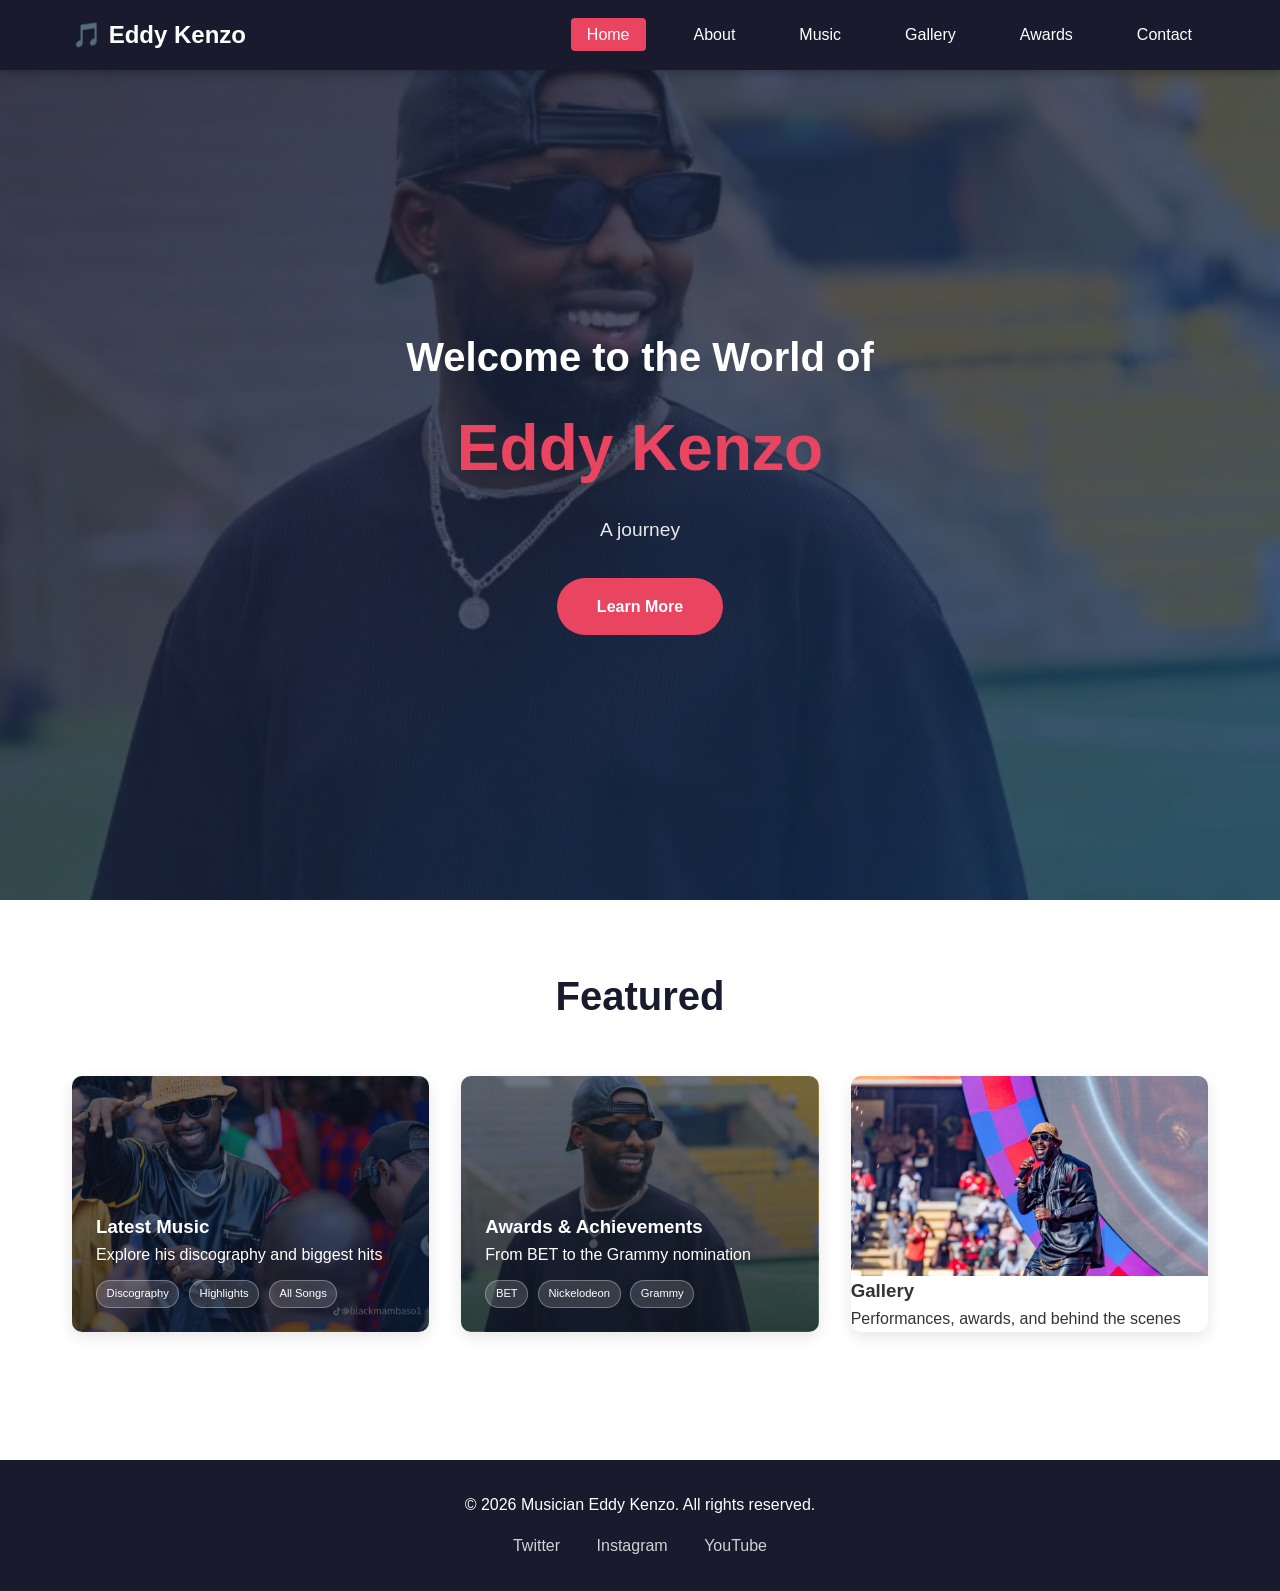
<file: views/index.html>
<!doctype html>
<html lang="en">
  <head>
    <meta charset="UTF-8" />
    <meta name="viewport" content="width=device-width, initial-scale=1.0" />
    <meta
      name="description"
      content="Explore the life, music, and achievements of Ugandan musician Eddy Kenzo."
    />
    <title>Eddy Kenzo | Musician Biography</title>
    <link rel="stylesheet" href="../css/style.css" />
  </head>
  <body>
    <!-- Navigation -->
    <nav class="navbar">
      <div class="nav-container">
        <div class="logo">
          <a href="index.html">🎵 Eddy Kenzo</a>
        </div>
        <ul class="nav-menu">
          <li><a href="index.html" class="active">Home</a></li>
          <li><a href="about.html">About</a></li>
          <li><a href="music.html">Music</a></li>
          <li><a href="gallery.html">Gallery</a></li>
          <li><a href="awards.html">Awards</a></li>
          <li><a href="contact.html">Contact</a></li>
        </ul>
        <button
          class="hamburger"
          aria-label="Toggle navigation"
          aria-expanded="false"
        >
          <span class="bar"></span>
          <span class="bar"></span>
          <span class="bar"></span>
        </button>
      </div>
    </nav>

    <!-- Hero -->
    <section class="hero">
      <div class="hero-content">
        <h1>Welcome to the World of</h1>
        <h2>Eddy Kenzo</h2>
        <p>A journey through rhythm and soul</p>
        <a href="about.html" class="btn">Learn More</a>
      </div>
    </section>

    <!-- Featured -->
    <section class="featured">
      <h2>Featured</h2>
      <div class="grid-container">
        <div class="card album-card">
          <a href="music.html" class="card-link">
            <div class="card-content">
              <h3>Latest Music</h3>
              <p>Explore his discography and biggest hits</p>
              <div class="mini-links">
                <span>Discography</span>
                <span>Highlights</span>
                <span>All Songs</span>
              </div>
            </div>
          </a>
        </div>

        <div class="card event-card">
          <a href="awards.html" class="card-link">
            <div class="card-content">
              <h3>Awards &amp; Achievements</h3>
              <p>From BET to the Grammy nomination</p>
              <div class="mini-links">
                <span>BET</span>
                <span>Nickelodeon</span>
                <span>Grammy</span>
              </div>
            </div>
          </a>
        </div>

        <div class="card">
          <a href="gallery.html" class="card-link">
            <img src="../images/afcon.jpeg" alt="Eddy Kenzo performing live" />
            <h3>Gallery</h3>
            <p>Performances, awards, and behind the scenes</p>
          </a>
        </div>
      </div>
    </section>

    <!-- Footer -->
    <footer>
      <div class="footer-content">
        <p>&copy; 2026 Musician Eddy Kenzo. All rights reserved.</p>
        <div class="social-links">
          <a
            href="https://x.com/eddykenzo"
            target="_blank"
            rel="noopener noreferrer"
            >Twitter</a
          >
          <a
            href="https://www.instagram.com/eddykenzo/"
            target="_blank"
            rel="noopener noreferrer"
            >Instagram</a
          >
          <a
            href="https://www.youtube.com/results?search_query=Eddy+Kenzo"
            target="_blank"
            rel="noopener noreferrer"
            >YouTube</a
          >
        </div>
      </div>
    </footer>

    <script src="../js/script.js"></script>
  </body>
</html>
</file>
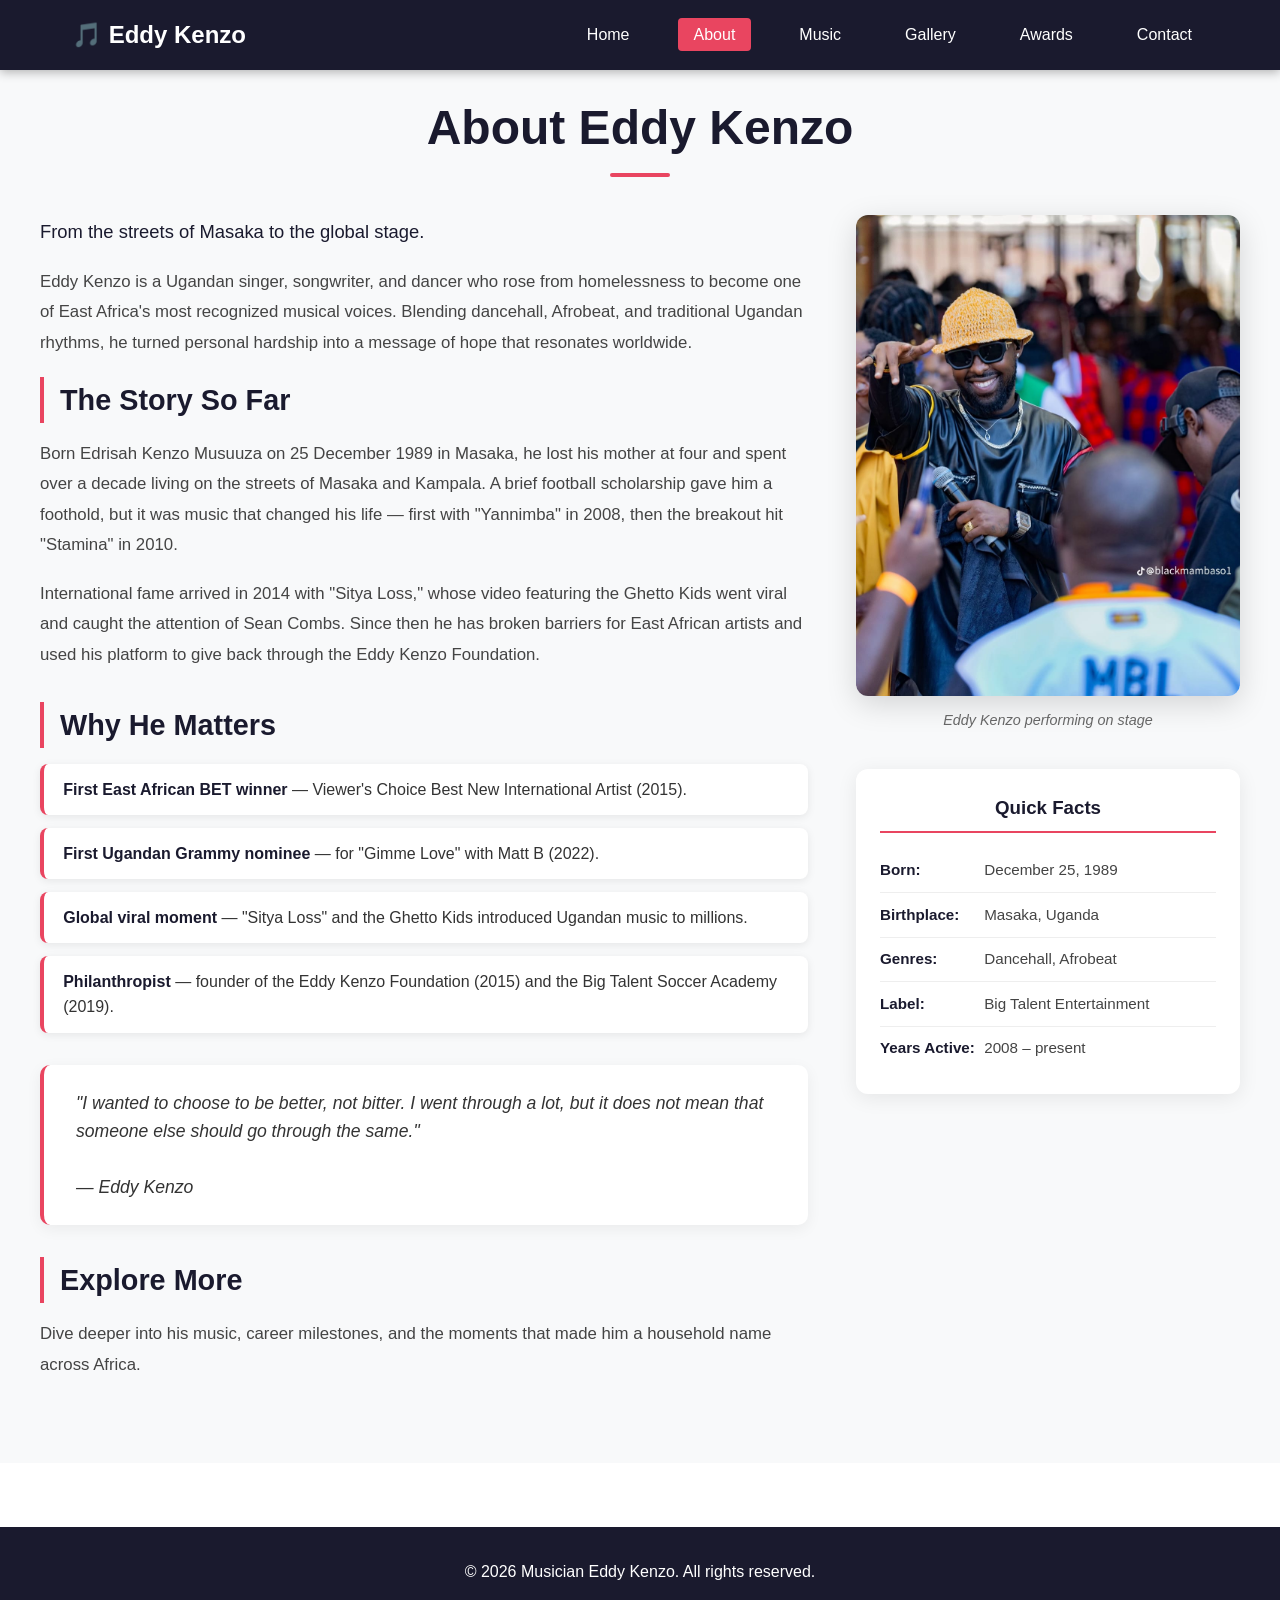
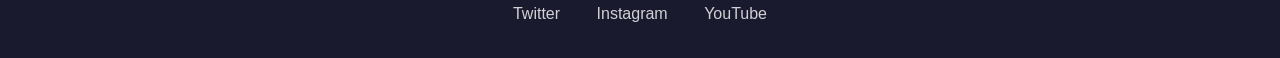
<file: views/about.html>
<!doctype html>
<html lang="en">
  <head>
    <meta charset="UTF-8" />
    <meta name="viewport" content="width=device-width, initial-scale=1.0" />
    <meta
      name="description"
      content="Learn about Eddy Kenzo's journey from the streets of Masaka to the global stage."
    />
    <title>About | Eddy Kenzo</title>
    <link rel="stylesheet" href="../css/style.css" />
  </head>
  <body>
    <!-- Navigation -->
    <nav class="navbar">
      <div class="nav-container">
        <div class="logo">
          <a href="index.html">🎵 Eddy Kenzo</a>
        </div>
        <ul class="nav-menu">
          <li><a href="index.html">Home</a></li>
          <li><a href="about.html" class="active">About</a></li>
          <li><a href="music.html">Music</a></li>
          <li><a href="gallery.html">Gallery</a></li>
          <li><a href="awards.html">Awards</a></li>
          <li><a href="contact.html">Contact</a></li>
        </ul>
        <button
          class="hamburger"
          aria-label="Toggle navigation"
          aria-expanded="false"
        >
          <span class="bar"></span>
          <span class="bar"></span>
          <span class="bar"></span>
        </button>
      </div>
    </nav>

    <!-- About -->
    <section class="about-section">
      <div class="container">
        <h1>About Eddy Kenzo</h1>

        <div class="bio-content">
          <div class="bio-text">
            <p style="font-size: 1.15rem; color: #1a1a2e; font-weight: 500">
              From the streets of Masaka to the global stage.
            </p>

            <p>
              Eddy Kenzo is a Ugandan singer, songwriter, and dancer who rose
              from homelessness to become one of East Africa's most recognized
              musical voices. Blending dancehall, Afrobeat, and traditional
              Ugandan rhythms, he turned personal hardship into a message of
              hope that resonates worldwide.
            </p>

            <h2>The Story So Far</h2>
            <p>
              Born Edrisah Kenzo Musuuza on 25 December 1989 in Masaka, he lost
              his mother at four and spent over a decade living on the streets
              of Masaka and Kampala. A brief football scholarship gave him a
              foothold, but it was music that changed his life — first with
              "Yannimba" in 2008, then the breakout hit "Stamina" in 2010.
            </p>
            <p>
              International fame arrived in 2014 with "Sitya Loss," whose video
              featuring the Ghetto Kids went viral and caught the attention of
              Sean Combs. Since then he has broken barriers for East African
              artists and used his platform to give back through the Eddy Kenzo
              Foundation.
            </p>

            <h2>Why He Matters</h2>
            <ul>
              <li>
                <strong>First East African BET winner</strong> — Viewer's Choice
                Best New International Artist (2015).
              </li>
              <li>
                <strong>First Ugandan Grammy nominee</strong> — for "Gimme Love"
                with Matt B (2022).
              </li>
              <li>
                <strong>Global viral moment</strong> — "Sitya Loss" and the
                Ghetto Kids introduced Ugandan music to millions.
              </li>
              <li>
                <strong>Philanthropist</strong> — founder of the Eddy Kenzo
                Foundation (2015) and the Big Talent Soccer Academy (2019).
              </li>
            </ul>

            <blockquote>
              "I wanted to choose to be better, not bitter. I went through a
              lot, but it does not mean that someone else should go through the
              same."
              <br /><br />
              — Eddy Kenzo
            </blockquote>

            <h2>Explore More</h2>
            <p>
              Dive deeper into his music, career milestones, and the moments
              that made him a household name across Africa.
            </p>
          </div>

          <aside class="bio-image">
            <img src="../images/ed1.jpeg" alt="Eddy Kenzo" />
            <div class="image-caption">Eddy Kenzo performing on stage</div>

            <div class="quick-info">
              <h3>Quick Facts</h3>
              <ul>
                <li><strong>Born:</strong> December 25, 1989</li>
                <li><strong>Birthplace:</strong> Masaka, Uganda</li>
                <li><strong>Genres:</strong> Dancehall, Afrobeat</li>
                <li><strong>Label:</strong> Big Talent Entertainment</li>
                <li><strong>Years Active:</strong> 2008 – present</li>
              </ul>
            </div>
          </aside>
        </div>
      </div>
    </section>

    <!-- Footer -->
    <footer>
      <div class="footer-content">
        <p>&copy; 2026 Musician Eddy Kenzo. All rights reserved.</p>
        <div class="social-links">
          <a
            href="https://x.com/eddykenzo"
            target="_blank"
            rel="noopener noreferrer"
            >Twitter</a
          >
          <a
            href="https://www.instagram.com/eddykenzo/"
            target="_blank"
            rel="noopener noreferrer"
            >Instagram</a
          >
          <a
            href="https://www.youtube.com/results?search_query=Eddy+Kenzo"
            target="_blank"
            rel="noopener noreferrer"
            >YouTube</a
          >
        </div>
      </div>
    </footer>

    <script src="../js/script.js"></script>
  </body>
</html>
</file>
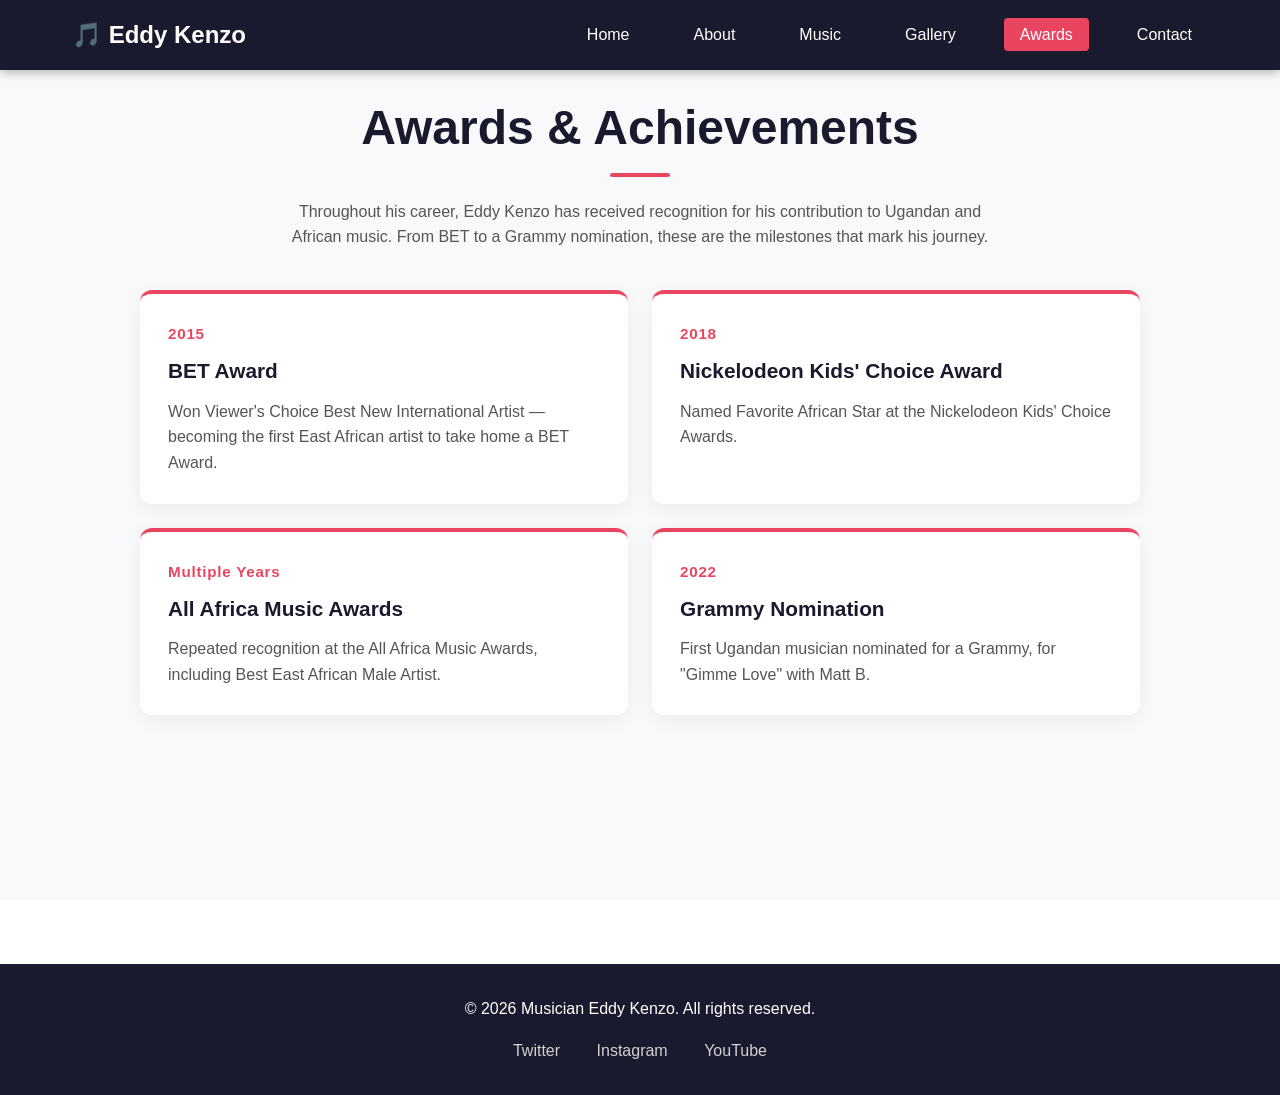
<file: views/awards.html>
<!doctype html>
<html lang="en">
  <head>
    <meta charset="UTF-8" />
    <meta name="viewport" content="width=device-width, initial-scale=1.0" />
    <meta
      name="description"
      content="Full list of awards and achievements earned by Ugandan musician Eddy Kenzo."
    />
    <title>Awards &amp; Achievements | Eddy Kenzo</title>
    <link rel="stylesheet" href="../css/style.css" />
  </head>
  <body>
    <!-- Navigation -->
    <nav class="navbar">
      <div class="nav-container">
        <div class="logo">
          <a href="index.html">🎵 Eddy Kenzo</a>
        </div>
        <ul class="nav-menu">
          <li><a href="index.html">Home</a></li>
          <li><a href="about.html">About</a></li>
          <li><a href="music.html">Music</a></li>
          <li><a href="gallery.html">Gallery</a></li>
          <li><a href="awards.html" class="active">Awards</a></li>
          <li><a href="contact.html">Contact</a></li>
        </ul>
        <button
          class="hamburger"
          aria-label="Toggle navigation"
          aria-expanded="false"
        >
          <span class="bar"></span>
          <span class="bar"></span>
          <span class="bar"></span>
        </button>
      </div>
    </nav>

    <!-- Awards -->
    <section class="awards-section">
      <div class="container">
        <h1>Awards &amp; Achievements</h1>

        <p class="awards-intro">
          Throughout his career, Eddy Kenzo has received recognition for his
          contribution to Ugandan and African music. From BET to a Grammy
          nomination, these are the milestones that mark his journey.
        </p>

        <div class="awards-grid">
          <div class="award-card">
            <div class="award-year">2015</div>
            <h2>BET Award</h2>
            <p>
              Won Viewer's Choice Best New International Artist — becoming the
              first East African artist to take home a BET Award.
            </p>
          </div>

          <div class="award-card">
            <div class="award-year">2018</div>
            <h2>Nickelodeon Kids' Choice Award</h2>
            <p>
              Named Favorite African Star at the Nickelodeon Kids' Choice
              Awards.
            </p>
          </div>

          <div class="award-card">
            <div class="award-year">Multiple Years</div>
            <h2>All Africa Music Awards</h2>
            <p>
              Repeated recognition at the All Africa Music Awards, including
              Best East African Male Artist.
            </p>
          </div>

          <div class="award-card">
            <div class="award-year">2022</div>
            <h2>Grammy Nomination</h2>
            <p>
              First Ugandan musician nominated for a Grammy, for "Gimme Love"
              with Matt B.
            </p>
          </div>
        </div>
      </div>
    </section>

    <!-- Footer -->
    <footer>
      <div class="footer-content">
        <p>&copy; 2026 Musician Eddy Kenzo. All rights reserved.</p>
        <div class="social-links">
          <a
            href="https://x.com/eddykenzo"
            target="_blank"
            rel="noopener noreferrer"
            >Twitter</a
          >
          <a
            href="https://www.instagram.com/eddykenzo/"
            target="_blank"
            rel="noopener noreferrer"
            >Instagram</a
          >
          <a
            href="https://www.youtube.com/results?search_query=Eddy+Kenzo"
            target="_blank"
            rel="noopener noreferrer"
            >YouTube</a
          >
        </div>
      </div>
    </footer>

    <script src="../js/script.js"></script>
  </body>
</html>
</file>
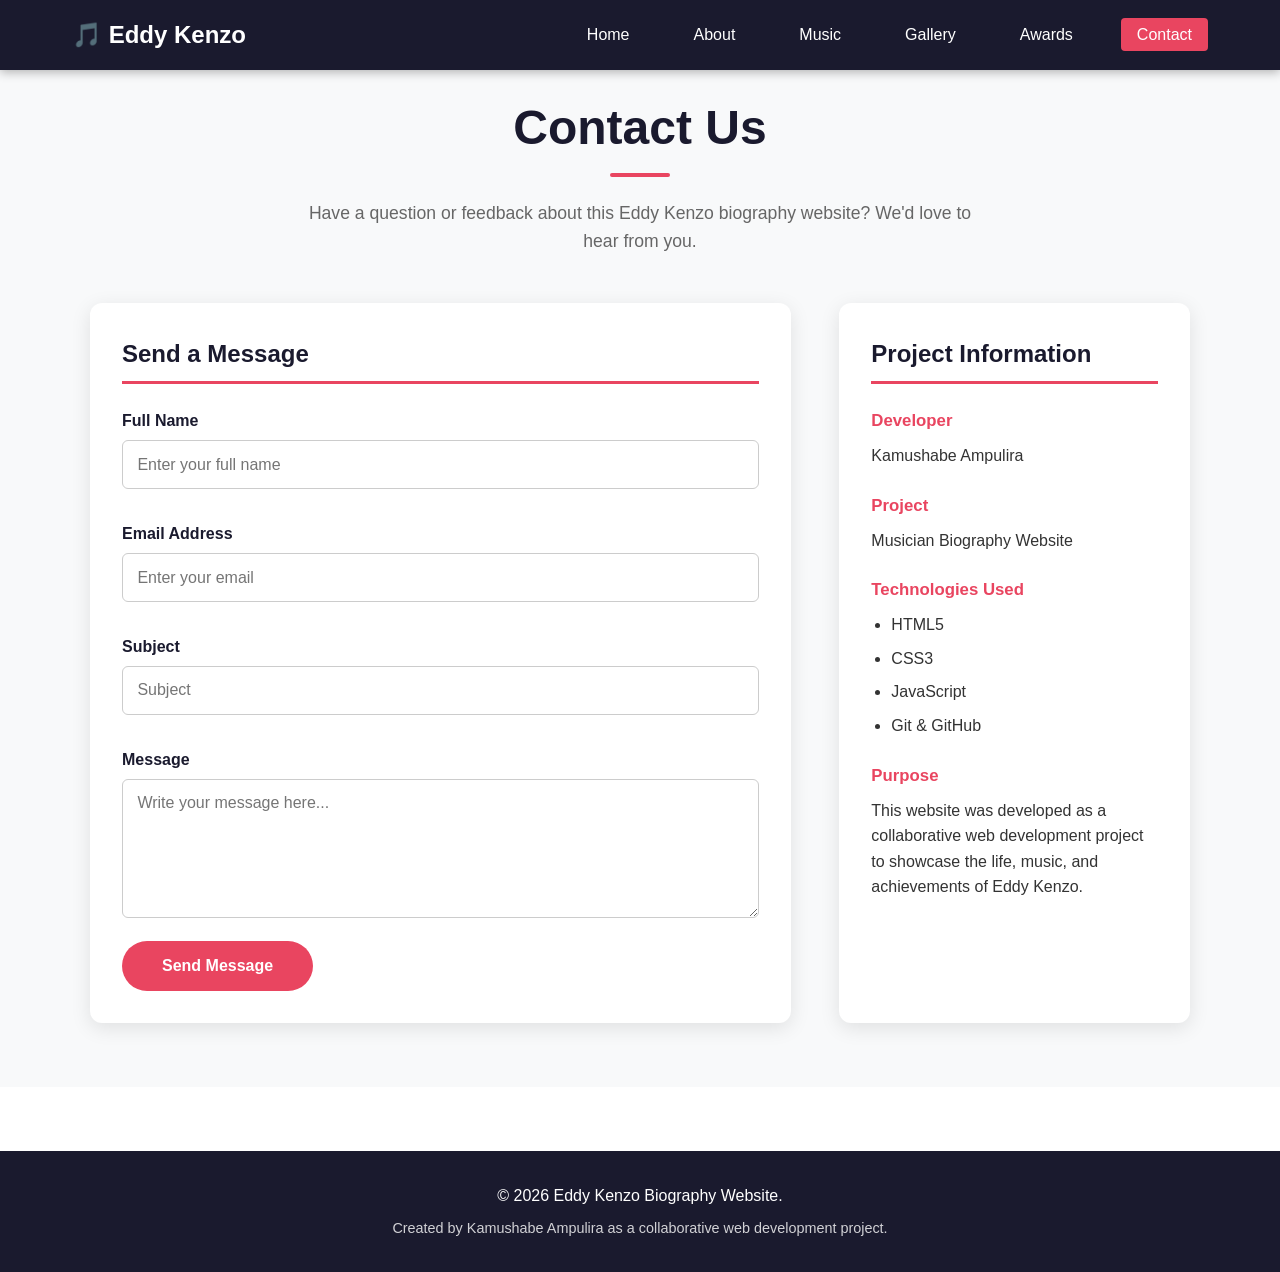
<file: views/contact.html>
<!doctype html>
<html lang="en">
  <head>
    <meta charset="UTF-8" />
    <meta name="viewport" content="width=device-width, initial-scale=1.0" />
    <meta
      name="description"
      content="Contact the team behind the Eddy Kenzo biography website."
    />
    <title>Contact | Eddy Kenzo</title>
    <link rel="stylesheet" href="../css/style.css" />
  </head>
  <body>
    <!-- Navigation -->
    <nav class="navbar">
      <div class="nav-container">
        <div class="logo">
          <a href="index.html">🎵 Eddy Kenzo</a>
        </div>
        <ul class="nav-menu">
          <li><a href="index.html">Home</a></li>
          <li><a href="about.html">About</a></li>
          <li><a href="music.html">Music</a></li>
          <li><a href="gallery.html">Gallery</a></li>
          <li><a href="awards.html">Awards</a></li>
          <li><a href="contact.html" class="active">Contact</a></li>
        </ul>
        <button
          class="hamburger"
          aria-label="Toggle navigation"
          aria-expanded="false"
        >
          <span class="bar"></span>
          <span class="bar"></span>
          <span class="bar"></span>
        </button>
      </div>
    </nav>

    <!-- Contact -->
    <section class="contact-section">
      <div class="container">
        <h1>Contact Us</h1>
        <p class="contact-subtitle">
          Have a question or feedback about this Eddy Kenzo biography website?
          We'd love to hear from you.
        </p>

        <div class="contact-content">
          <!-- Form -->
          <div class="contact-form">
            <h2>Send a Message</h2>
            <form action="#" method="POST">
              <label for="name">Full Name</label>
              <input
                type="text"
                id="name"
                name="name"
                placeholder="Enter your full name"
                required
              />

              <label for="email">Email Address</label>
              <input
                type="email"
                id="email"
                name="email"
                placeholder="Enter your email"
                required
              />

              <label for="subject">Subject</label>
              <input
                type="text"
                id="subject"
                name="subject"
                placeholder="Subject"
              />

              <label for="message">Message</label>
              <textarea
                id="message"
                name="message"
                rows="6"
                placeholder="Write your message here..."
                required
              ></textarea>

              <button type="submit" class="btn">Send Message</button>
            </form>
          </div>

          <!-- Info -->
          <div class="contact-info">
            <h2>Project Information</h2>

            <div class="info-card">
              <h3>Developer</h3>
              <p>Kamushabe Ampulira</p>
            </div>

            <div class="info-card">
              <h3>Project</h3>
              <p>Musician Biography Website</p>
            </div>

            <div class="info-card">
              <h3>Technologies Used</h3>
              <ul>
                <li>HTML5</li>
                <li>CSS3</li>
                <li>JavaScript</li>
                <li>Git &amp; GitHub</li>
              </ul>
            </div>

            <div class="info-card">
              <h3>Purpose</h3>
              <p>
                This website was developed as a collaborative web development
                project to showcase the life, music, and achievements of Eddy
                Kenzo.
              </p>
            </div>
          </div>
        </div>
      </div>
    </section>

    <!-- Footer -->
    <footer>
      <div class="footer-content">
        <p>&copy; 2026 Eddy Kenzo Biography Website.</p>
        <p>
          Created by Kamushabe Ampulira as a collaborative web development
          project.
        </p>
      </div>
    </footer>

    <script src="../js/script.js"></script>
  </body>
</html>
</file>
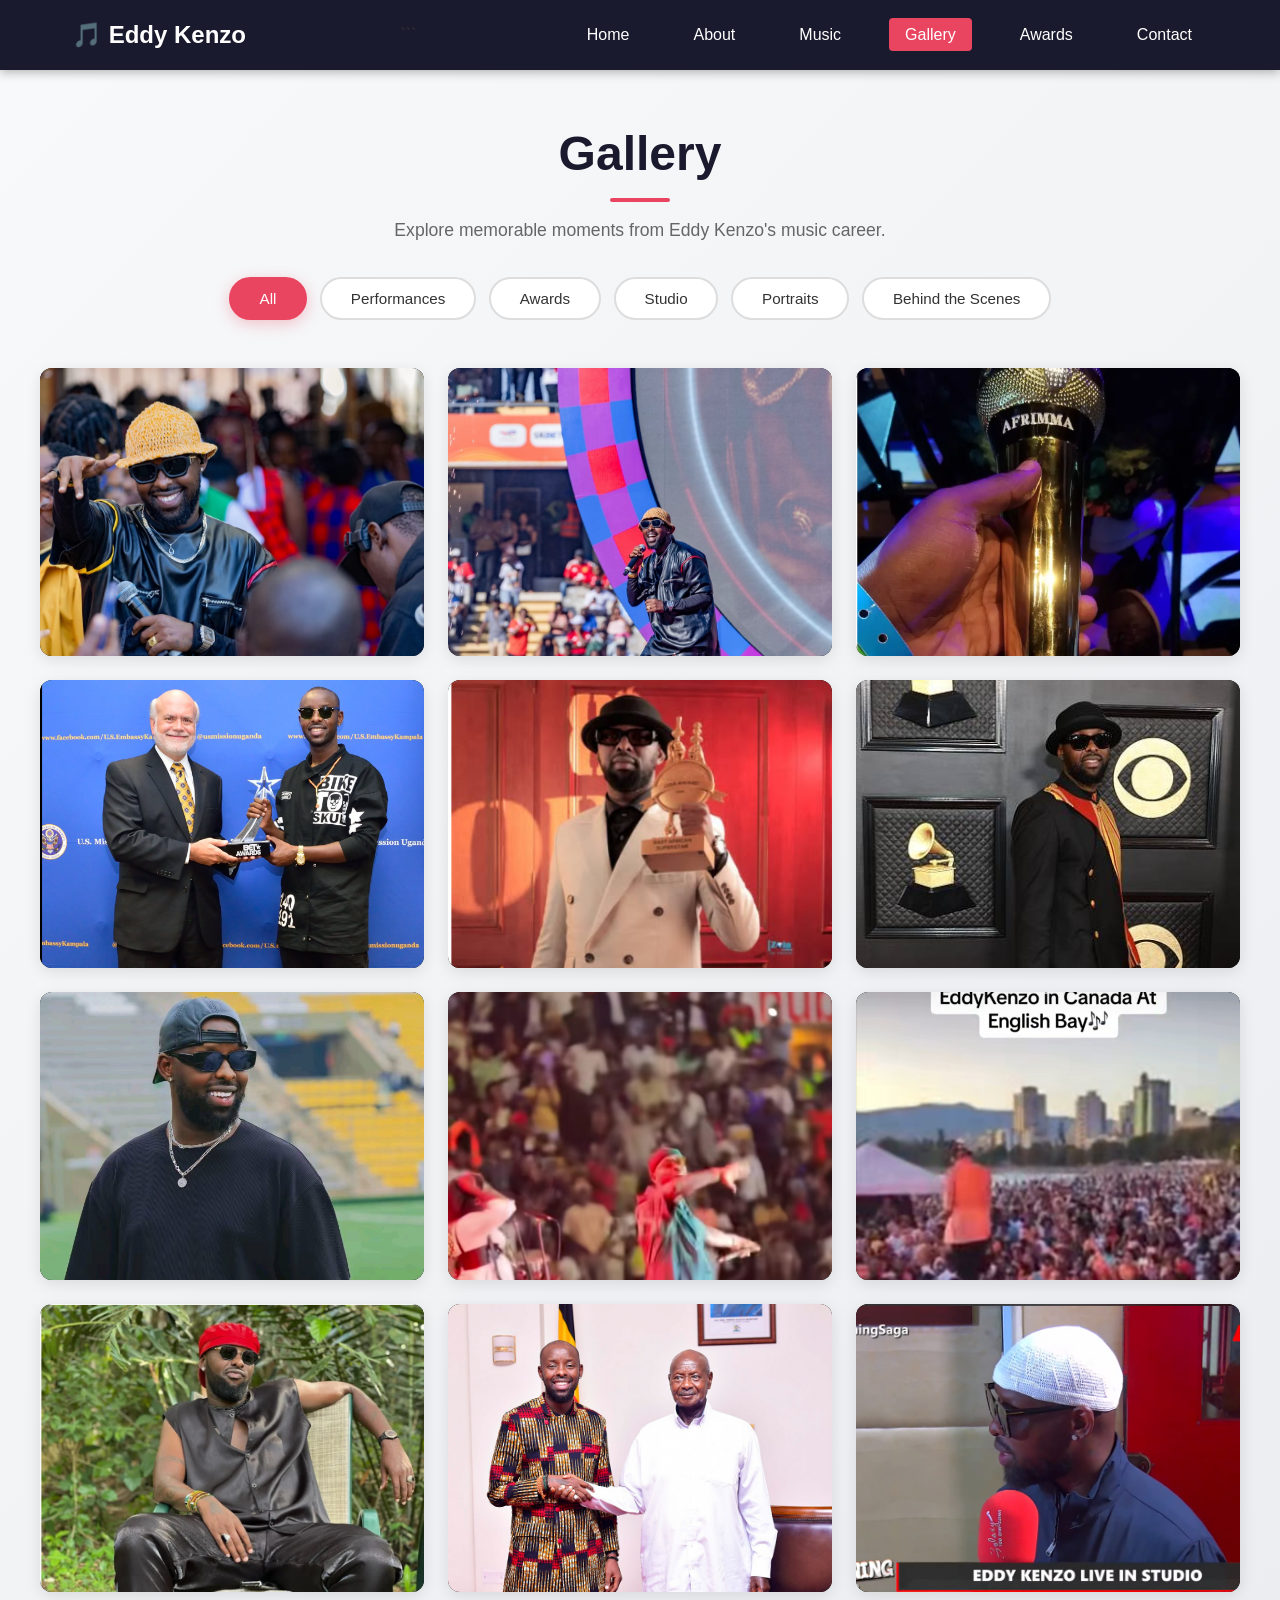
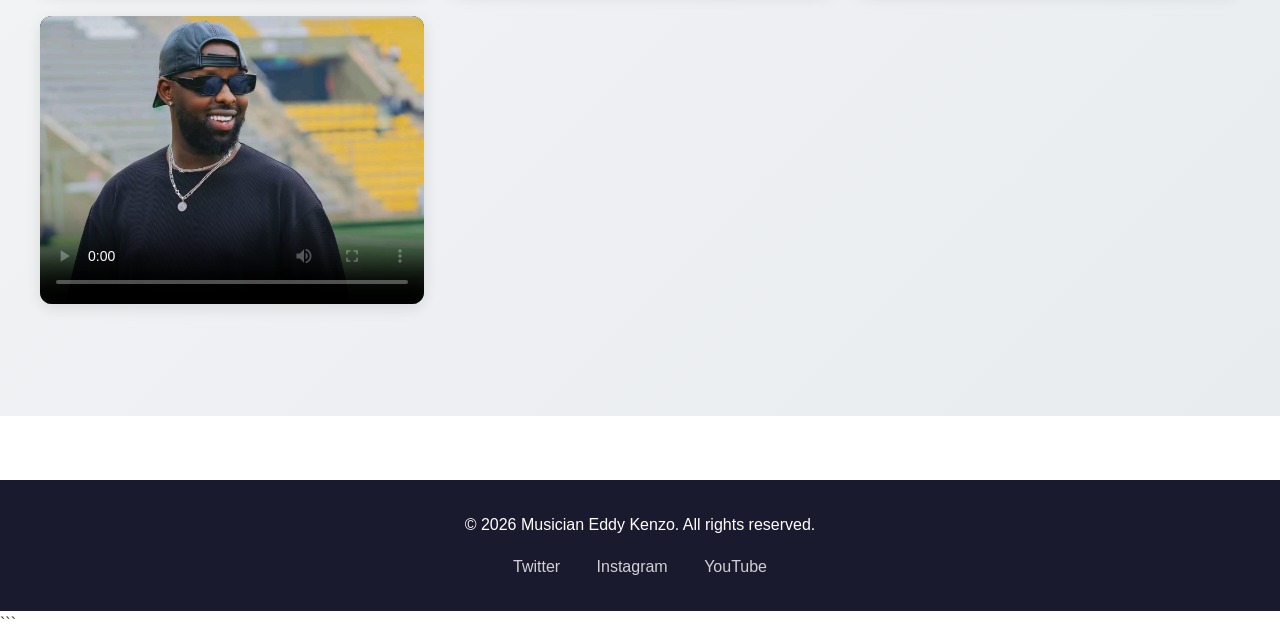
<file: views/gallery.html>
<!doctype html>

<html lang="en">
  <head>
    <meta charset="UTF-8" />
    <meta name="viewport" content="width=device-width, initial-scale=1.0" />
    <meta
      name="description"
      content="Photo and video gallery of musician Eddy Kenzo."
    />
    <title>Gallery | Eddy Kenzo</title>
    <link rel="stylesheet" href="../css/style.css" />

    ```
    <style>
      /* Video keeps the existing gallery design */
      .gallery-item video {
        width: 100%;
        height: 100%;
        object-fit: cover;
        display: block;
      }

      .video-item {
        cursor: default;
      }

      .video-item .overlay {
        pointer-events: none;
      }
    </style>
    ```
  </head>

  <body>
    <!-- Navigation -->
    <nav class="navbar">
      <div class="nav-container">
        <div class="logo">
          <a href="index.html">🎵 Eddy Kenzo</a>
        </div>

        ```
        <ul class="nav-menu">
          <li><a href="index.html">Home</a></li>
          <li><a href="about.html">About</a></li>
          <li><a href="music.html">Music</a></li>
          <li><a href="gallery.html" class="active">Gallery</a></li>
          <li><a href="awards.html">Awards</a></li>
          <li><a href="contact.html">Contact</a></li>
        </ul>

        <button
          class="hamburger"
          aria-label="Toggle navigation"
          aria-expanded="false"
        >
          <span class="bar"></span>
          <span class="bar"></span>
          <span class="bar"></span>
        </button>
      </div>
    </nav>

    <!-- Gallery -->
    <section class="gallery-section">
      <div class="container">
        <h1>Gallery</h1>

        <p class="gallery-subtitle">
          Explore memorable moments from Eddy Kenzo's music career.
        </p>

        <!-- Filter Buttons -->
        <div class="filter-buttons">
          <button
            class="filter-btn active"
            data-filter="all"
            aria-pressed="true"
          >
            All
          </button>

          <button
            class="filter-btn"
            data-filter="performance"
            aria-pressed="false"
          >
            Performances
          </button>

          <button class="filter-btn" data-filter="awards" aria-pressed="false">
            Awards
          </button>

          <button class="filter-btn" data-filter="studio" aria-pressed="false">
            Studio
          </button>

          <button
            class="filter-btn"
            data-filter="portrait"
            aria-pressed="false"
          >
            Portraits
          </button>

          <button class="filter-btn" data-filter="behind" aria-pressed="false">
            Behind the Scenes
          </button>
        </div>

        <!-- Gallery Grid -->
        <div class="gallery-grid">
          <!-- PERFORMANCE -->
          <div class="gallery-item performance">
            <img
              src="../images/ed1.jpeg"
              alt="Eddy Kenzo performing on stage"
            />

            <div class="overlay">
              <h3>Stage Performance</h3>
              <p>A powerful moment from Eddy Kenzo's live performances.</p>
              <span class="date">2023</span>
            </div>
          </div>

          <div class="gallery-item performance">
            <img
              src="../images/afcon.jpeg"
              alt="Eddy Kenzo performing at an African football event"
            />

            <div class="overlay">
              <h3>Festival Performance</h3>
              <p>Eddy Kenzo entertaining fans at a major African event.</p>
              <span class="date">2019</span>
            </div>
          </div>

          <!-- AWARDS -->
          <div class="gallery-item awards">
            <img src="../images/award.png" alt="Eddy Kenzo award recognition" />

            <div class="overlay">
              <h3>Award Recognition</h3>
              <p>Celebrating Eddy Kenzo's achievements in music.</p>
              <span class="date">2015</span>
            </div>
          </div>

          <div class="gallery-item awards">
            <img src="../images/bet.png" alt="Eddy Kenzo BET Award" />

            <div class="overlay">
              <h3>BET Award</h3>
              <p>A historic international achievement for Eddy Kenzo.</p>
              <span class="date">2015</span>
            </div>
          </div>

          <div class="gallery-item awards">
            <img
              src="../images/superstaraward.png"
              alt="Eddy Kenzo superstar award"
            />

            <div class="overlay">
              <h3>Superstar Award</h3>
              <p>Another recognition of Eddy Kenzo's contribution to music.</p>
              <span class="date">2018</span>
            </div>
          </div>

          <div class="gallery-item awards">
            <img
              src="../images/ed grammy1.jpg"
              alt="Eddy Kenzo Grammy recognition"
            />

            <div class="overlay">
              <h3>Grammy Recognition</h3>
              <p>
                A memorable moment connected to Eddy Kenzo's international
                musical journey.
              </p>
              <span class="date">2022</span>
            </div>
          </div>

          <!-- STUDIO -->
          <div class="gallery-item studio">
            <img
              src="../images/ed22.jpeg"
              alt="Eddy Kenzo during a music industry appearance"
            />

            <div class="overlay">
              <h3>Music Career Moment</h3>
              <p>A memorable moment from Eddy Kenzo's musical journey.</p>
              <span class="date">2020</span>
            </div>
          </div>

          <!-- PORTRAITS -->
          <div class="gallery-item portrait">
            <img src="../images/ke.jpeg" alt="Portrait of Eddy Kenzo" />

            <div class="overlay">
              <h3>Backstage Portrait</h3>
              <p>A quiet portrait moment away from the stage.</p>
              <span class="date">2022</span>
            </div>
          </div>

          <div class="gallery-item portrait">
            <img
              src="../images/ken.jpeg"
              alt="Profile portrait of Eddy Kenzo"
            />

            <div class="overlay">
              <h3>Profile Shot</h3>
              <p>A portrait capturing Eddy Kenzo's signature style.</p>
              <span class="date">2021</span>
            </div>
          </div>

          <div class="gallery-item portrait">
            <img src="../images/eddd.png" alt="Eddy Kenzo portrait" />

            <div class="overlay">
              <h3>Artist Portrait</h3>
              <p>A portrait celebrating Eddy Kenzo as an artist.</p>
              <span class="date">2021</span>
            </div>
          </div>

          <div class="gallery-item portrait">
            <img src="../images/edyy.png" alt="Eddy Kenzo portrait" />

            <div class="overlay">
              <h3>Artist Moment</h3>
              <p>Another memorable portrait from Eddy Kenzo's career.</p>
              <span class="date">2022</span>
            </div>
          </div>

          <!-- BEHIND THE SCENES -->
          <div class="gallery-item behind">
            <img src="../images/image.png" alt="Eddy Kenzo behind the scenes" />

            <div class="overlay">
              <h3>Behind the Scenes</h3>
              <p>A glimpse into the moments away from the spotlight.</p>
              <span class="date">2023</span>
            </div>
          </div>

          <!-- VIDEO -->
          <div class="gallery-item behind video-item">
            <video
              src="../images/vid1.mp4"
              controls
              playsinline
              preload="metadata"
              poster="../images/ed22.jpeg"
              aria-label="Eddy Kenzo live performance video"
            >
              Your browser does not support the video element.
            </video>

            <div class="overlay">
              <h3>Live Clip</h3>
              <p>
                Watch a short video clip from Eddy Kenzo's live performances.
              </p>
              <span class="date">2024</span>
            </div>
          </div>
        </div>

        <!-- Lightbox -->
        <div
          id="lightbox"
          class="lightbox"
          role="dialog"
          aria-modal="true"
          aria-label="Image preview"
        >
          <button
            class="close-lightbox"
            type="button"
            aria-label="Close image preview"
          >
            &times;
          </button>

          <img class="lightbox-content" id="lightbox-img" alt="" />

          <div id="lightbox-caption"></div>
        </div>
      </div>
    </section>

    <!-- Footer -->
    <footer>
      <div class="footer-content">
        <p>&copy; 2026 Musician Eddy Kenzo. All rights reserved.</p>

        <div class="social-links">
          <a
            href="https://x.com/eddykenzo"
            target="_blank"
            rel="noopener noreferrer"
          >
            Twitter
          </a>

          <a
            href="https://www.instagram.com/eddykenzo/"
            target="_blank"
            rel="noopener noreferrer"
          >
            Instagram
          </a>

          <a
            href="https://www.youtube.com/results?search_query=Eddy+Kenzo"
            target="_blank"
            rel="noopener noreferrer"
          >
            YouTube
          </a>
        </div>
      </div>
    </footer>

    <script src="../js/script.js"></script>
    ```
  </body>
</html>
</file>
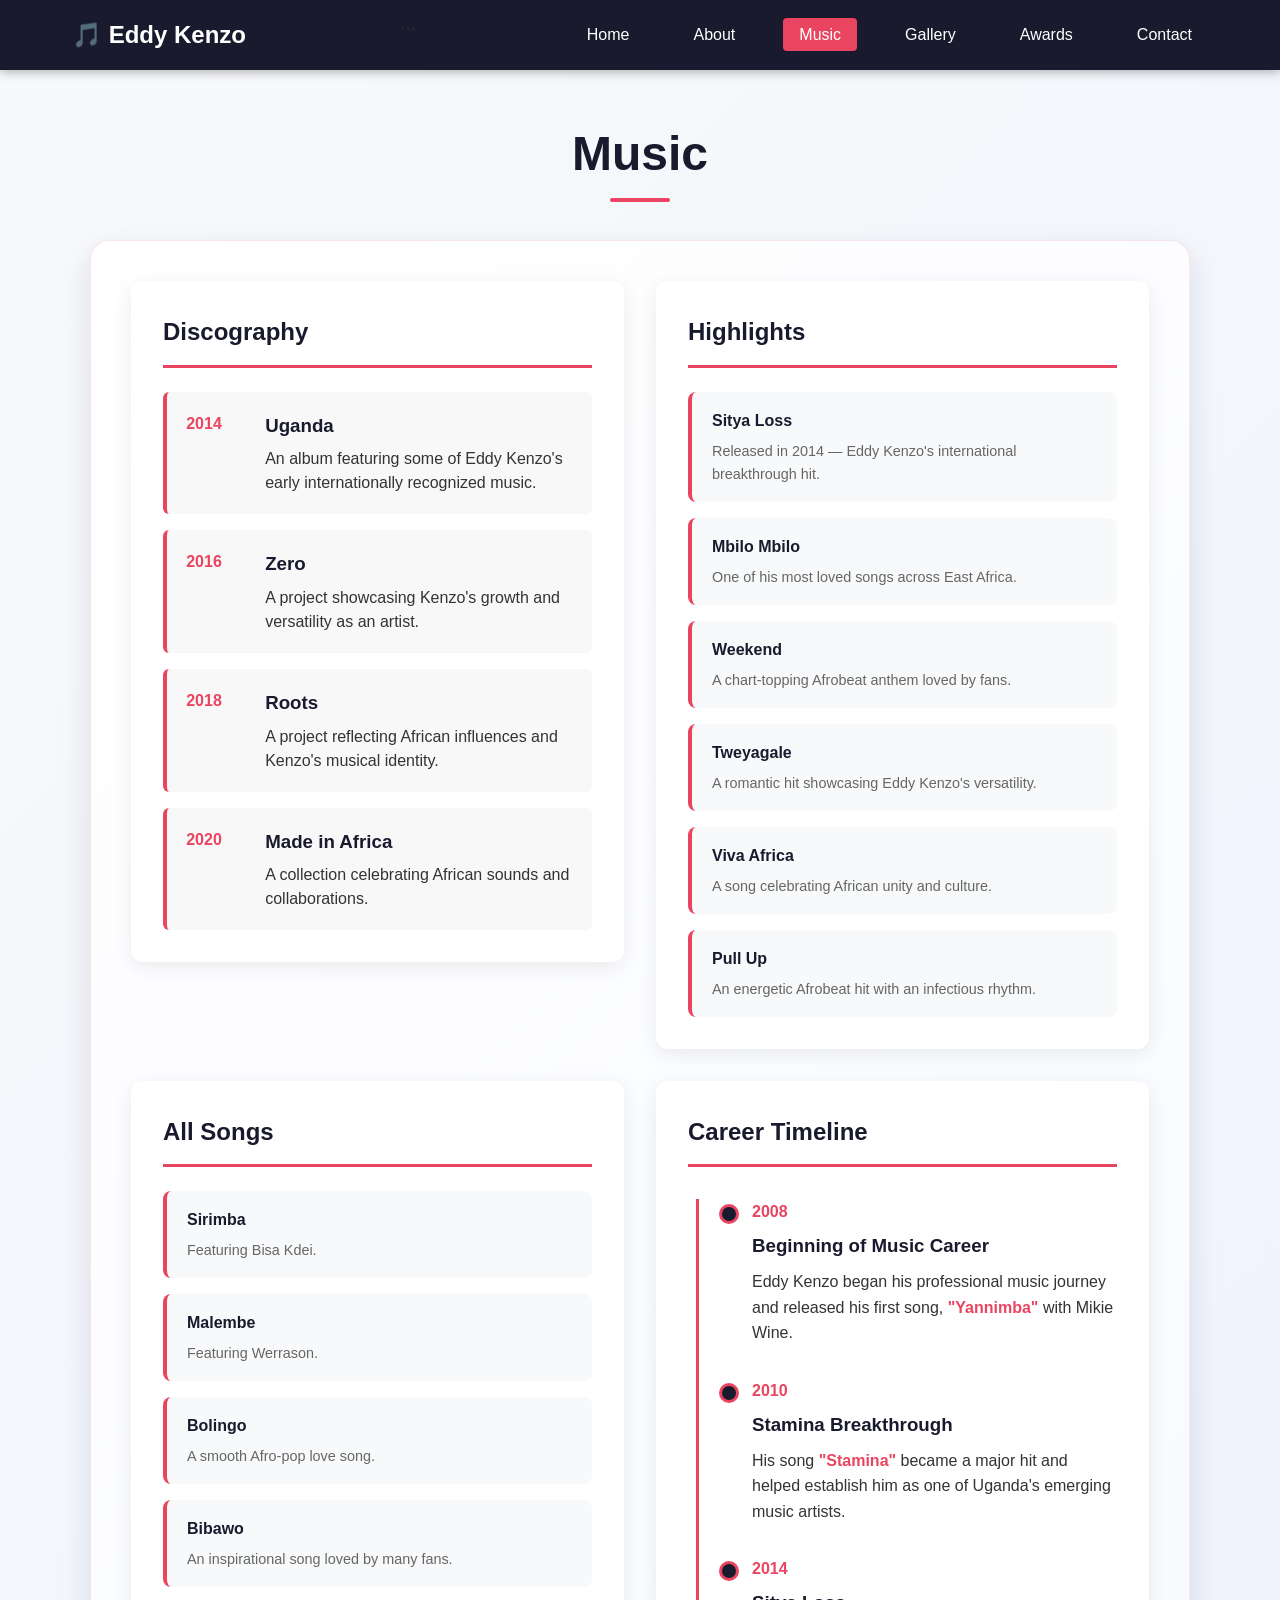
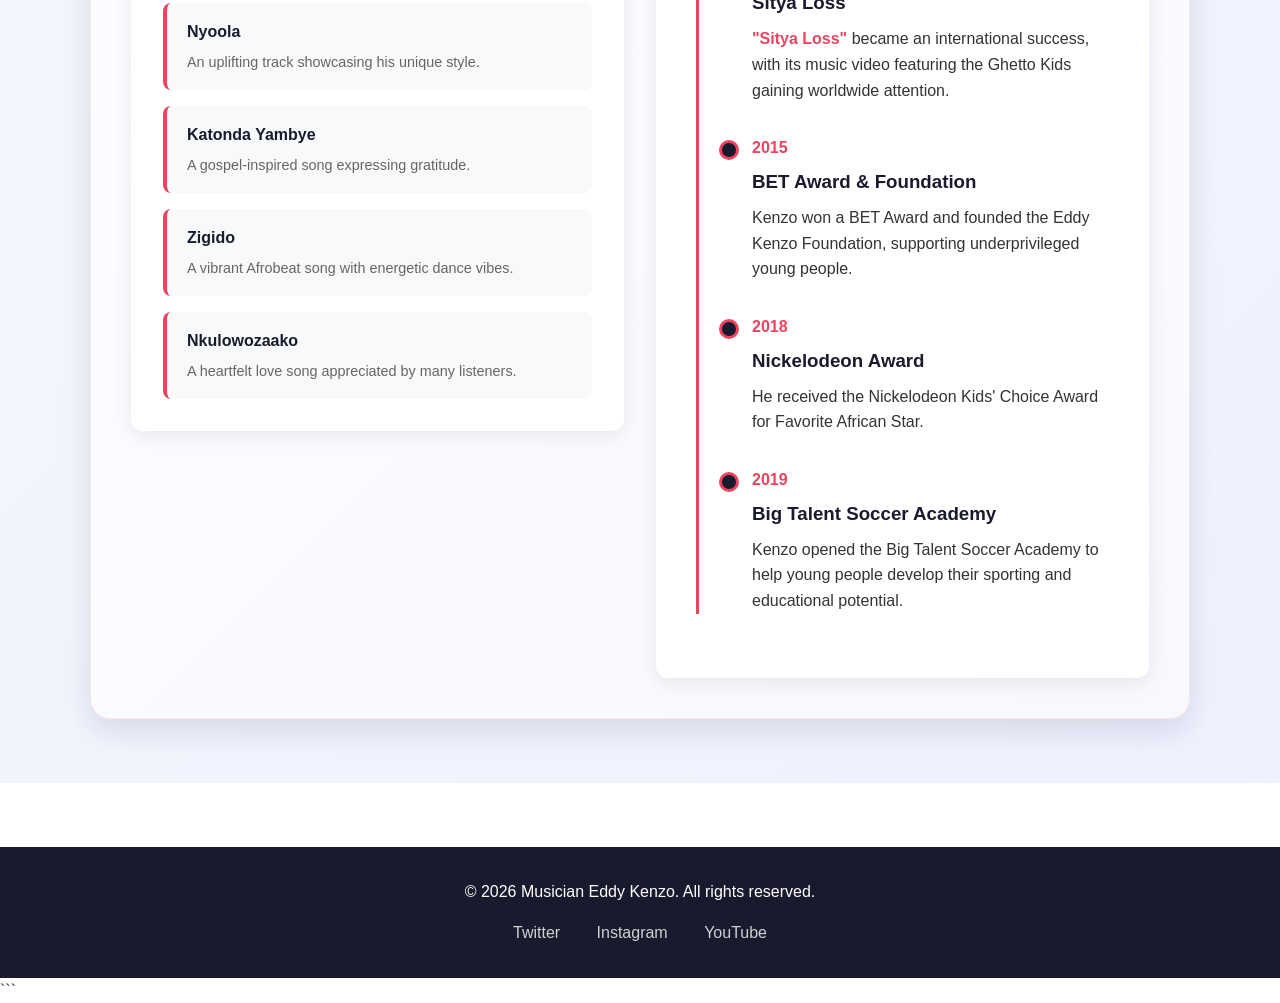
<file: views/music.html>
<!doctype html>

<html lang="en">
  <head>
    <meta charset="UTF-8" />
    <meta name="viewport" content="width=device-width, initial-scale=1.0" />
    <meta
      name="description"
      content="Eddy Kenzo's discography, highlights, and career timeline."
    />
    <title>Music | Eddy Kenzo</title>
    <link rel="stylesheet" href="../css/style.css" />

    ```
    <style>
      /* Clickable song styling - keeps the existing site colors */
      .song-link,
      .timeline-song-link {
        color: inherit;
        text-decoration: none;
        font-weight: inherit;
        transition: color 0.3s ease;
      }

      .song-link:hover,
      .song-link:focus,
      .timeline-song-link:hover,
      .timeline-song-link:focus {
        color: #e94560;
        text-decoration: underline;
      }

      .timeline-song-link {
        color: #e94560;
        font-weight: 600;
      }
    </style>
    ```
  </head>

  <body>
    <!-- Navigation -->
    <nav class="navbar">
      <div class="nav-container">
        <div class="logo">
          <a href="index.html">🎵 Eddy Kenzo</a>
        </div>

        ```
        <ul class="nav-menu">
          <li><a href="index.html">Home</a></li>
          <li><a href="about.html">About</a></li>
          <li><a href="music.html" class="active">Music</a></li>
          <li><a href="gallery.html">Gallery</a></li>
          <li><a href="awards.html">Awards</a></li>
          <li><a href="contact.html">Contact</a></li>
        </ul>

        <button
          class="hamburger"
          aria-label="Toggle navigation"
          aria-expanded="false"
        >
          <span class="bar"></span>
          <span class="bar"></span>
          <span class="bar"></span>
        </button>
      </div>
    </nav>

    <!-- Music -->
    <section class="music-page-section">
      <div class="music-page">
        <h1>Music</h1>

        <main class="music-main">
          <div class="music-columns">
            <!-- Discography -->
            <div class="music-section discography-section">
              <h2>Discography</h2>

              <div class="discography-list">
                <div class="album-item">
                  <span class="album-year">2014</span>
                  <div class="album-info">
                    <h3>Uganda</h3>
                    <p>
                      An album featuring some of Eddy Kenzo's early
                      internationally recognized music.
                    </p>
                  </div>
                </div>

                <div class="album-item">
                  <span class="album-year">2016</span>
                  <div class="album-info">
                    <h3>Zero</h3>
                    <p>
                      A project showcasing Kenzo's growth and versatility as an
                      artist.
                    </p>
                  </div>
                </div>

                <div class="album-item">
                  <span class="album-year">2018</span>
                  <div class="album-info">
                    <h3>Roots</h3>
                    <p>
                      A project reflecting African influences and Kenzo's
                      musical identity.
                    </p>
                  </div>
                </div>

                <div class="album-item">
                  <span class="album-year">2020</span>
                  <div class="album-info">
                    <h3>Made in Africa</h3>
                    <p>
                      A collection celebrating African sounds and
                      collaborations.
                    </p>
                  </div>
                </div>
              </div>
            </div>

            <!-- Highlights -->
            <div class="music-section">
              <h2>Highlights</h2>

              <div class="music-songs">
                <div class="song-item">
                  <span>
                    <a
                      class="song-link"
                      href="https://www.youtube.com/results?search_query=Eddy+Kenzo+Sitya+Loss"
                      target="_blank"
                      rel="noopener noreferrer"
                    >
                      Sitya Loss
                    </a>
                  </span>
                  <p>
                    Released in 2014 — Eddy Kenzo's international breakthrough
                    hit.
                  </p>
                </div>

                <div class="song-item">
                  <span>
                    <a
                      class="song-link"
                      href="https://www.youtube.com/results?search_query=Eddy+Kenzo+Mbilo+Mbilo"
                      target="_blank"
                      rel="noopener noreferrer"
                    >
                      Mbilo Mbilo
                    </a>
                  </span>
                  <p>One of his most loved songs across East Africa.</p>
                </div>

                <div class="song-item">
                  <span>
                    <a
                      class="song-link"
                      href="https://www.youtube.com/results?search_query=Eddy+Kenzo+Weekend"
                      target="_blank"
                      rel="noopener noreferrer"
                    >
                      Weekend
                    </a>
                  </span>
                  <p>A chart-topping Afrobeat anthem loved by fans.</p>
                </div>

                <div class="song-item">
                  <span>
                    <a
                      class="song-link"
                      href="https://www.youtube.com/results?search_query=Eddy+Kenzo+Tweyagale"
                      target="_blank"
                      rel="noopener noreferrer"
                    >
                      Tweyagale
                    </a>
                  </span>
                  <p>A romantic hit showcasing Eddy Kenzo's versatility.</p>
                </div>

                <div class="song-item">
                  <span>
                    <a
                      class="song-link"
                      href="https://www.youtube.com/results?search_query=Eddy+Kenzo+Viva+Africa"
                      target="_blank"
                      rel="noopener noreferrer"
                    >
                      Viva Africa
                    </a>
                  </span>
                  <p>A song celebrating African unity and culture.</p>
                </div>

                <div class="song-item">
                  <span>
                    <a
                      class="song-link"
                      href="https://www.youtube.com/results?search_query=Eddy+Kenzo+Pull+Up"
                      target="_blank"
                      rel="noopener noreferrer"
                    >
                      Pull Up
                    </a>
                  </span>
                  <p>An energetic Afrobeat hit with an infectious rhythm.</p>
                </div>
              </div>
            </div>

            <!-- All Songs -->
            <div class="music-section">
              <h2>All Songs</h2>

              <div class="music-songs">
                <div class="song-item">
                  <span>
                    <a
                      class="song-link"
                      href="https://www.youtube.com/results?search_query=Eddy+Kenzo+Sirimba"
                      target="_blank"
                      rel="noopener noreferrer"
                    >
                      Sirimba
                    </a>
                  </span>
                  <p>Featuring Bisa Kdei.</p>
                </div>

                <div class="song-item">
                  <span>
                    <a
                      class="song-link"
                      href="https://www.youtube.com/results?search_query=Eddy+Kenzo+Malembe"
                      target="_blank"
                      rel="noopener noreferrer"
                    >
                      Malembe
                    </a>
                  </span>
                  <p>Featuring Werrason.</p>
                </div>

                <div class="song-item">
                  <span>
                    <a
                      class="song-link"
                      href="https://www.youtube.com/results?search_query=Eddy+Kenzo+Bolingo"
                      target="_blank"
                      rel="noopener noreferrer"
                    >
                      Bolingo
                    </a>
                  </span>
                  <p>A smooth Afro-pop love song.</p>
                </div>

                <div class="song-item">
                  <span>
                    <a
                      class="song-link"
                      href="https://www.youtube.com/results?search_query=Eddy+Kenzo+Bibawo"
                      target="_blank"
                      rel="noopener noreferrer"
                    >
                      Bibawo
                    </a>
                  </span>
                  <p>An inspirational song loved by many fans.</p>
                </div>

                <div class="song-item">
                  <span>
                    <a
                      class="song-link"
                      href="https://www.youtube.com/results?search_query=Eddy+Kenzo+Nyoola"
                      target="_blank"
                      rel="noopener noreferrer"
                    >
                      Nyoola
                    </a>
                  </span>
                  <p>An uplifting track showcasing his unique style.</p>
                </div>

                <div class="song-item">
                  <span>
                    <a
                      class="song-link"
                      href="https://www.youtube.com/results?search_query=Eddy+Kenzo+Katonda+Yambye"
                      target="_blank"
                      rel="noopener noreferrer"
                    >
                      Katonda Yambye
                    </a>
                  </span>
                  <p>A gospel-inspired song expressing gratitude.</p>
                </div>

                <div class="song-item">
                  <span>
                    <a
                      class="song-link"
                      href="https://www.youtube.com/results?search_query=Eddy+Kenzo+Zigido"
                      target="_blank"
                      rel="noopener noreferrer"
                    >
                      Zigido
                    </a>
                  </span>
                  <p>A vibrant Afrobeat song with energetic dance vibes.</p>
                </div>

                <div class="song-item">
                  <span>
                    <a
                      class="song-link"
                      href="https://www.youtube.com/results?search_query=Eddy+Kenzo+Nkulowozaako"
                      target="_blank"
                      rel="noopener noreferrer"
                    >
                      Nkulowozaako
                    </a>
                  </span>
                  <p>A heartfelt love song appreciated by many listeners.</p>
                </div>
              </div>
            </div>

            <!-- Career Timeline -->
            <div class="music-section">
              <h2>Career Timeline</h2>

              <div class="career-timeline">
                <div class="timeline-item">
                  <span class="timeline-year">2008</span>
                  <div class="timeline-content">
                    <h3>Beginning of Music Career</h3>
                    <p>
                      Eddy Kenzo began his professional music journey and
                      released his first song,
                      <a
                        class="timeline-song-link"
                        href="https://www.youtube.com/results?search_query=Eddy+Kenzo+Yannimba"
                        target="_blank"
                        rel="noopener noreferrer"
                      >
                        "Yannimba"
                      </a>
                      with Mikie Wine.
                    </p>
                  </div>
                </div>

                <div class="timeline-item">
                  <span class="timeline-year">2010</span>
                  <div class="timeline-content">
                    <h3>Stamina Breakthrough</h3>
                    <p>
                      His song
                      <a
                        class="timeline-song-link"
                        href="https://www.youtube.com/results?search_query=Eddy+Kenzo+Stamina"
                        target="_blank"
                        rel="noopener noreferrer"
                      >
                        "Stamina"
                      </a>
                      became a major hit and helped establish him as one of
                      Uganda's emerging music artists.
                    </p>
                  </div>
                </div>

                <div class="timeline-item">
                  <span class="timeline-year">2014</span>
                  <div class="timeline-content">
                    <h3>Sitya Loss</h3>
                    <p>
                      <a
                        class="timeline-song-link"
                        href="https://www.youtube.com/results?search_query=Eddy+Kenzo+Sitya+Loss"
                        target="_blank"
                        rel="noopener noreferrer"
                      >
                        "Sitya Loss"
                      </a>
                      became an international success, with its music video
                      featuring the Ghetto Kids gaining worldwide attention.
                    </p>
                  </div>
                </div>

                <div class="timeline-item">
                  <span class="timeline-year">2015</span>
                  <div class="timeline-content">
                    <h3>BET Award &amp; Foundation</h3>
                    <p>
                      Kenzo won a BET Award and founded the Eddy Kenzo
                      Foundation, supporting underprivileged young people.
                    </p>
                  </div>
                </div>

                <div class="timeline-item">
                  <span class="timeline-year">2018</span>
                  <div class="timeline-content">
                    <h3>Nickelodeon Award</h3>
                    <p>
                      He received the Nickelodeon Kids' Choice Award for
                      Favorite African Star.
                    </p>
                  </div>
                </div>

                <div class="timeline-item">
                  <span class="timeline-year">2019</span>
                  <div class="timeline-content">
                    <h3>Big Talent Soccer Academy</h3>
                    <p>
                      Kenzo opened the Big Talent Soccer Academy to help young
                      people develop their sporting and educational potential.
                    </p>
                  </div>
                </div>
              </div>
            </div>
          </div>
        </main>
      </div>
    </section>

    <!-- Footer -->
    <footer>
      <div class="footer-content">
        <p>&copy; 2026 Musician Eddy Kenzo. All rights reserved.</p>

        <div class="social-links">
          <a
            href="https://x.com/eddykenzo"
            target="_blank"
            rel="noopener noreferrer"
          >
            Twitter
          </a>

          <a
            href="https://www.instagram.com/eddykenzo/"
            target="_blank"
            rel="noopener noreferrer"
          >
            Instagram
          </a>

          <a
            href="https://www.youtube.com/results?search_query=Eddy+Kenzo"
            target="_blank"
            rel="noopener noreferrer"
          >
            YouTube
          </a>
        </div>
      </div>
    </footer>

    <script src="../js/script.js"></script>
    ```
  </body>
</html>
</file>
<file: css/style.css>
/* =========================================================
   RESET & BASE
   ========================================================= */
* {
  margin: 0;
  padding: 0;
  box-sizing: border-box;
}

body {
  font-family: "Arial", sans-serif;
  line-height: 1.6;
  color: #333;
  background: #fff;
}

img {
  max-width: 100%;
  display: block;
}

/* =========================================================
   NAVIGATION
   ========================================================= */
.navbar {
  background: #1a1a2e;
  padding: 1rem 0;
  position: fixed;
  width: 100%;
  top: 0;
  z-index: 1000;
  box-shadow: 0 2px 10px rgba(0, 0, 0, 0.3);
}

.nav-container {
  max-width: 1200px;
  margin: 0 auto;
  display: flex;
  justify-content: space-between;
  align-items: center;
  padding: 0 2rem;
}

.logo a {
  color: #fff;
  text-decoration: none;
  font-size: 1.5rem;
  font-weight: bold;
}

.nav-menu {
  display: flex;
  list-style: none;
  gap: 2rem;
}

.nav-menu a {
  color: #fff;
  text-decoration: none;
  padding: 0.5rem 1rem;
  transition: all 0.3s ease;
  border-radius: 4px;
}

.nav-menu a:hover,
.nav-menu a.active {
  background: #e94560;
}

/* Hamburger */
.hamburger {
  display: none;
  flex-direction: column;
  cursor: pointer;
  background: transparent;
  border: none;
  padding: 0;
}

.bar {
  width: 25px;
  height: 3px;
  background: #fff;
  margin: 3px 0;
  transition: 0.3s;
  border-radius: 2px;
}

.hamburger.active .bar:nth-child(1) {
  transform: translateY(8px) rotate(45deg);
}

.hamburger.active .bar:nth-child(2) {
  opacity: 0;
}

.hamburger.active .bar:nth-child(3) {
  transform: translateY(-8px) rotate(-45deg);
}

/* Mobile menu */
@media (max-width: 768px) {
  .hamburger {
    display: flex;
  }

  .nav-menu {
    position: fixed;
    top: 64px;
    left: -100%;
    flex-direction: column;
    background: #1a1a2e;
    width: 100%;
    text-align: center;
    padding: 1.5rem 0;
    gap: 0.5rem;
    transition: left 0.3s ease;
    box-shadow: 0 8px 20px rgba(0, 0, 0, 0.3);
  }

  .nav-menu.active {
    left: 0;
  }

  .nav-menu li {
    width: 100%;
  }

  .nav-menu a {
    display: block;
    padding: 1rem;
  }
}

/* =========================================================
   BUTTONS
   ========================================================= */
.btn {
  display: inline-block;
  padding: 1rem 2.5rem;
  background: #e94560;
  color: #fff;
  text-decoration: none;
  border: none;
  border-radius: 30px;
  font-weight: bold;
  font-size: 1rem;
  cursor: pointer;
  transition: all 0.3s ease;
}

.btn:hover {
  background: #c81e3f;
  transform: translateY(-2px);
  box-shadow: 0 5px 15px rgba(233, 69, 96, 0.4);
}

.btn-secondary {
  padding: 1rem 3rem;
  background: transparent;
  color: #1a1a2e;
  border: 2px solid #1a1a2e;
  border-radius: 30px;
  font-size: 1rem;
  font-weight: 600;
  cursor: pointer;
  transition: all 0.3s ease;
}

.btn-secondary:hover {
  background: #1a1a2e;
  color: #fff;
  transform: translateY(-3px);
  box-shadow: 0 5px 15px rgba(26, 26, 46, 0.3);
}

/* =========================================================
   HERO (Home page)
   ========================================================= */
.hero {
  height: 100vh;
  min-height: 700px;
  background-color: #0f3460;
  background-image:
    linear-gradient(
      135deg,
      rgba(26, 26, 46, 0.8) 0%,
      rgba(22, 33, 62, 0.7) 50%,
      rgba(15, 52, 96, 0.75) 100%
    ),
    url("../images/ed22.jpeg");
  background-size: cover;
  background-position: center 30%;
  background-repeat: no-repeat;
  display: flex;
  align-items: center;
  justify-content: center;
  text-align: center;
  color: #fff;
  padding: 60px 1rem 0;
}

.hero-content h1 {
  font-size: 2.5rem;
  margin-bottom: 0.5rem;
}

.hero-content h2 {
  font-size: 4rem;
  margin-bottom: 1rem;
  color: #e94560;
}

.hero-content p {
  font-size: 1.2rem;
  margin-bottom: 2rem;
  opacity: 0.9;
}

/* =========================================================
   FEATURED (Home page cards)
   ========================================================= */
.featured {
  padding: 4rem 2rem;
  max-width: 1200px;
  margin: 0 auto;
}

.featured h2 {
  text-align: center;
  font-size: 2.5rem;
  margin-bottom: 3rem;
  color: #1a1a2e;
}

.grid-container {
  display: grid;
  grid-template-columns: repeat(auto-fit, minmax(300px, 1fr));
  gap: 2rem;
}

.card {
  background: #fff;
  border-radius: 10px;
  overflow: hidden;
  box-shadow: 0 5px 15px rgba(0, 0, 0, 0.1);
  transition: all 0.3s ease;
  min-height: 250px;
  position: relative;
}

.card:hover {
  transform: translateY(-10px);
  box-shadow: 0 10px 30px rgba(0, 0, 0, 0.2);
}

.album-card {
  background-image:
    linear-gradient(rgba(15, 22, 38, 0.55), rgba(15, 22, 38, 0.7)),
    url("../images/ed1.jpeg");
  background-size: cover;
  background-position: center;
}

.event-card {
  background-image:
    linear-gradient(rgba(15, 22, 38, 0.5), rgba(15, 22, 38, 0.75)),
    url("../images/ed22.jpeg");
  background-size: cover;
  background-position: center;
}

.card-link {
  display: block;
  width: 100%;
  height: 100%;
  text-decoration: none;
  color: inherit;
}

.card-content {
  display: flex;
  flex-direction: column;
  justify-content: flex-end;
  height: 100%;
  padding: 1.5rem;
  color: #fff;
}

.album-card h3,
.album-card p,
.event-card h3,
.event-card p {
  padding: 0;
  margin: 0;
  color: #fff;
}

.mini-links {
  display: flex;
  gap: 0.6rem;
  flex-wrap: wrap;
  margin-top: 0.75rem;
}

.mini-links span {
  background: rgba(255, 255, 255, 0.15);
  border: 1px solid rgba(255, 255, 255, 0.3);
  border-radius: 999px;
  padding: 0.25rem 0.6rem;
  font-size: 0.7rem;
}

.card img {
  width: 100%;
  height: 200px;
  object-fit: cover;
}

.card > h3 {
  padding: 1rem 1rem 0.5rem;
  color: #1a1a2e;
}

.card > p {
  padding: 0 1rem 1rem;
  color: #666;
}

/* =========================================================
   FOOTER
   ========================================================= */
footer {
  background: #1a1a2e;
  color: #fff;
  padding: 2rem 0;
  margin-top: 4rem;
}

.footer-content {
  max-width: 1200px;
  margin: 0 auto;
  text-align: center;
  padding: 0 2rem;
}

.footer-content p + p {
  margin-top: 0.5rem;
  opacity: 0.8;
  font-size: 0.9rem;
}

.social-links {
  margin-top: 1rem;
}

.social-links a {
  color: #fff;
  text-decoration: none;
  margin: 0 1rem;
  opacity: 0.8;
  transition: opacity 0.3s ease;
}

.social-links a:hover {
  opacity: 1;
}

/* =========================================================
   ABOUT PAGE
   ========================================================= */
.about-section {
  padding: 90px 2rem 4rem;
  background: #f8f9fa;
  min-height: 100vh;
}

.container {
  max-width: 1200px;
  margin: 0 auto;
}

.about-section h1 {
  text-align: center;
  font-size: 3rem;
  color: #1a1a2e;
  margin-bottom: 3rem;
  position: relative;
}

.about-section h1::after {
  content: "";
  position: absolute;
  bottom: -10px;
  left: 50%;
  transform: translateX(-50%);
  width: 60px;
  height: 4px;
  background: #e94560;
  border-radius: 2px;
}

.bio-content {
  display: grid;
  grid-template-columns: 2fr 1fr;
  gap: 3rem;
  align-items: start;
}

.bio-text h2 {
  color: #1a1a2e;
  font-size: 1.8rem;
  margin: 2rem 0 1rem;
  border-left: 4px solid #e94560;
  padding-left: 1rem;
}

.bio-text h2:first-of-type {
  margin-top: 0;
}

.bio-text p {
  color: #444;
  line-height: 1.8;
  margin-bottom: 1.2rem;
  font-size: 1.05rem;
}

.bio-text ul {
  list-style: none;
  padding: 0;
}

.bio-text ul li {
  padding: 0.8rem 1.2rem;
  margin-bottom: 0.8rem;
  background: #fff;
  border-radius: 8px;
  box-shadow: 0 2px 8px rgba(0, 0, 0, 0.08);
  border-left: 4px solid #e94560;
  color: #333;
}

.bio-text ul li strong {
  color: #1a1a2e;
}

.bio-text blockquote {
  background: #fff;
  padding: 1.5rem 2rem;
  border-radius: 10px;
  border-left: 4px solid #e94560;
  margin: 2rem 0;
  font-style: italic;
  font-size: 1.1rem;
  color: #333;
  box-shadow: 0 4px 15px rgba(0, 0, 0, 0.06);
}

/* Bio sidebar */
.bio-image {
  position: sticky;
  top: 100px;
}

.bio-image img {
  width: 100%;
  border-radius: 12px;
  box-shadow: 0 8px 30px rgba(0, 0, 0, 0.15);
}

.image-caption {
  text-align: center;
  color: #666;
  font-size: 0.9rem;
  padding: 0.8rem 0;
  font-style: italic;
}

.quick-info {
  background: #fff;
  padding: 1.5rem;
  border-radius: 12px;
  box-shadow: 0 4px 20px rgba(0, 0, 0, 0.08);
  margin-top: 1.5rem;
}

.quick-info h3 {
  color: #1a1a2e;
  text-align: center;
  margin-bottom: 1rem;
  padding-bottom: 0.5rem;
  border-bottom: 2px solid #e94560;
}

.quick-info ul {
  list-style: none;
  padding: 0;
}

.quick-info ul li {
  padding: 0.6rem 0;
  border-bottom: 1px solid #eee;
  color: #444;
  font-size: 0.95rem;
}

.quick-info ul li:last-child {
  border-bottom: none;
}

.quick-info ul li strong {
  color: #1a1a2e;
  display: inline-block;
  min-width: 100px;
}

@media (max-width: 968px) {
  .bio-content {
    grid-template-columns: 1fr;
    gap: 2rem;
  }

  .bio-image {
    position: static;
    max-width: 500px;
    margin: 0 auto;
  }

  .about-section h1 {
    font-size: 2.5rem;
  }
}

@media (max-width: 768px) {
  .about-section {
    padding: 80px 1rem 2rem;
  }

  .about-section h1 {
    font-size: 2rem;
  }

  .bio-text h2 {
    font-size: 1.4rem;
  }

  .bio-text blockquote {
    font-size: 1rem;
    padding: 1rem 1.5rem;
  }
}

/* =========================================================
   MUSIC PAGE
   ========================================================= */
.music-page-section {
  padding: 90px 2rem 4rem;
  background: linear-gradient(135deg, #f8f9fa 0%, #eef2ff 100%);
  min-height: 100vh;
}

.music-page {
  max-width: 1100px;
  margin: 0 auto;
}

.music-page h1 {
  text-align: center;
  font-size: 3rem;
  color: #1a1a2e;
  margin-bottom: 3rem;
  position: relative;
}

.music-page h1::after {
  content: "";
  position: absolute;
  bottom: -10px;
  left: 50%;
  transform: translateX(-50%);
  width: 60px;
  height: 4px;
  background: #e94560;
  border-radius: 2px;
}

.music-main {
  background: linear-gradient(135deg, #ffffff 0%, #f7f9ff 100%);
  border-radius: 20px;
  padding: 2.5rem;
  box-shadow: 0 12px 30px rgba(26, 26, 46, 0.12);
  border: 1px solid rgba(233, 69, 96, 0.12);
}

.music-columns {
  display: grid;
  grid-template-columns: repeat(2, minmax(0, 1fr));
  gap: 2rem;
  align-items: start;
}

.music-section {
  background: #fff;
  border-radius: 12px;
  padding: 2rem;
  box-shadow: 0 5px 20px rgba(0, 0, 0, 0.08);
}

.music-section h2 {
  color: #1a1a2e;
  margin-bottom: 1.5rem;
  padding-bottom: 0.8rem;
  border-bottom: 3px solid #e94560;
}

.music-songs {
  display: flex;
  flex-direction: column;
  gap: 1rem;
}

.song-item {
  background: #f8f9fa;
  border-left: 4px solid #e94560;
  padding: 1rem 1.25rem;
  border-radius: 8px;
  transition: 0.3s ease;
}

.song-item:hover {
  transform: translateX(6px);
  box-shadow: 0 5px 15px rgba(0, 0, 0, 0.12);
}

.song-item span {
  display: block;
  font-size: 1rem;
  font-weight: bold;
  color: #1a1a2e;
  margin-bottom: 0.4rem;
}

.song-item p {
  color: #666;
  font-size: 0.9rem;
}

/* Career Timeline */
.career-timeline {
  position: relative;
  margin: 2rem 0;
  padding-left: 2rem;
}

.career-timeline::before {
  content: "";
  position: absolute;
  left: 0.5rem;
  top: 0;
  bottom: 0;
  width: 3px;
  background: #e94560;
}

.timeline-item {
  position: relative;
  margin-bottom: 2rem;
  padding-left: 2rem;
}

.timeline-item::before {
  content: "";
  position: absolute;
  left: -0.05rem;
  top: 0.3rem;
  width: 14px;
  height: 14px;
  border-radius: 50%;
  background: #1a1a2e;
  border: 3px solid #e94560;
}

.timeline-year {
  display: inline-block;
  font-weight: bold;
  color: #e94560;
  margin-bottom: 0.4rem;
}

.timeline-content h3 {
  margin: 0 0 0.5rem;
  color: #1a1a2e;
}

.timeline-content p {
  margin: 0;
  line-height: 1.6;
}

/* Discography */
.discography-section {
  margin-bottom: 2rem;
}

.discography-list {
  display: grid;
  gap: 1rem;
}

.album-item {
  display: flex;
  gap: 1.5rem;
  align-items: flex-start;
  padding: 1.2rem;
  border-left: 4px solid #e94560;
  background: #f8f8f8;
  border-radius: 6px;
}

.album-year {
  font-weight: bold;
  color: #e94560;
  min-width: 55px;
}

.album-info h3 {
  margin: 0 0 0.4rem;
  color: #1a1a2e;
}

.album-info p {
  margin: 0;
  line-height: 1.5;
}

@media (max-width: 900px) {
  .music-columns {
    grid-template-columns: 1fr;
  }

  .music-main {
    padding: 1.5rem;
  }
}

@media (max-width: 768px) {
  .music-page-section {
    padding: 80px 1rem 2rem;
  }

  .music-page h1 {
    font-size: 2rem;
  }

  .music-section {
    padding: 1.5rem;
  }

  .album-item {
    flex-direction: column;
    gap: 0.5rem;
  }
}

/* =========================================================
   GALLERY PAGE
   ========================================================= */
.gallery-section {
  padding: 90px 2rem 4rem;
  background: linear-gradient(135deg, #f8f9fa 0%, #e9ecef 100%);
  min-height: 100vh;
}

.gallery-section h1 {
  text-align: center;
  font-size: 3rem;
  color: #1a1a2e;
  margin-bottom: 0.5rem;
  position: relative;
}

.gallery-section h1::after {
  content: "";
  position: absolute;
  bottom: -10px;
  left: 50%;
  transform: translateX(-50%);
  width: 60px;
  height: 4px;
  background: #e94560;
  border-radius: 2px;
}

.gallery-subtitle {
  text-align: center;
  color: #666;
  font-size: 1.1rem;
  margin-bottom: 2rem;
  padding-top: 1rem;
}

/* Filter buttons */
.filter-buttons {
  display: flex;
  justify-content: center;
  flex-wrap: wrap;
  gap: 0.8rem;
  margin-bottom: 3rem;
}

.filter-btn {
  padding: 0.7rem 1.8rem;
  background: #fff;
  border: 2px solid #ddd;
  border-radius: 30px;
  color: #333;
  cursor: pointer;
  font-size: 0.95rem;
  transition: all 0.3s ease;
  font-weight: 500;
}

.filter-btn:hover {
  background: #f0f0f0;
  border-color: #e94560;
  transform: translateY(-2px);
}

.filter-btn.active {
  background: #e94560;
  color: #fff;
  border-color: #e94560;
  box-shadow: 0 4px 15px rgba(233, 69, 96, 0.3);
}

/* Grid */
.gallery-grid {
  display: grid;
  grid-template-columns: repeat(auto-fill, minmax(300px, 1fr));
  gap: 1.5rem;
  margin-bottom: 3rem;
}

.gallery-item {
  position: relative;
  overflow: hidden;
  border-radius: 12px;
  box-shadow: 0 4px 15px rgba(0, 0, 0, 0.1);
  cursor: pointer;
  aspect-ratio: 4/3;
  transition: all 0.3s ease;
  background: #000;
}

.gallery-item:hover {
  transform: translateY(-8px);
  box-shadow: 0 8px 30px rgba(0, 0, 0, 0.2);
}

.gallery-item img,
.gallery-item video {
  width: 100%;
  height: 100%;
  object-fit: cover;
  object-position: center 20%;
  transition: transform 0.3s ease;
}

.gallery-item:hover img,
.gallery-item:hover video {
  transform: scale(1.05);
}

/* Overlay */
.gallery-item .overlay {
  position: absolute;
  bottom: 0;
  left: 0;
  right: 0;
  background: linear-gradient(transparent, rgba(0, 0, 0, 0.8));
  color: #fff;
  padding: 2rem 1.5rem 1.5rem;
  transform: translateY(100%);
  transition: transform 0.4s ease;
  display: flex;
  flex-direction: column;
  justify-content: flex-end;
}

.gallery-item:hover .overlay {
  transform: translateY(0);
}

.gallery-item .overlay h3 {
  font-size: 1.2rem;
  margin-bottom: 0.3rem;
  font-weight: 600;
}

.gallery-item .overlay p {
  font-size: 0.9rem;
  opacity: 0.9;
  margin-bottom: 0.3rem;
}

.gallery-item .overlay .date {
  font-size: 0.8rem;
  opacity: 0.7;
  font-style: italic;
}

.gallery-item.hidden {
  display: none;
}

/* Lightbox */
.lightbox {
  display: none;
  position: fixed;
  z-index: 2000;
  left: 0;
  top: 0;
  width: 100%;
  height: 100%;
  background-color: rgba(0, 0, 0, 0.92);
  overflow: auto;
  padding-top: 60px;
  animation: fadeIn 0.3s ease;
}

@keyframes fadeIn {
  from {
    opacity: 0;
  }
  to {
    opacity: 1;
  }
}

.lightbox-content {
  margin: auto;
  display: block;
  max-width: 80%;
  max-height: 80%;
  object-fit: contain;
  border-radius: 8px;
  box-shadow: 0 10px 50px rgba(0, 0, 0, 0.5);
}

#lightbox-caption {
  margin: auto;
  display: block;
  width: 80%;
  text-align: center;
  color: #fff;
  padding: 1rem 0;
  font-size: 1.1rem;
  font-weight: 300;
}

.close-lightbox {
  position: absolute;
  top: 30px;
  right: 50px;
  color: #fff;
  font-size: 3rem;
  font-weight: bold;
  cursor: pointer;
  transition: all 0.3s ease;
  width: 50px;
  height: 50px;
  display: flex;
  align-items: center;
  justify-content: center;
  border-radius: 50%;
  background: rgba(255, 255, 255, 0.1);
}

.close-lightbox:hover {
  color: #e94560;
  background: rgba(255, 255, 255, 0.2);
  transform: rotate(90deg);
}

/* Load more */
.load-more {
  text-align: center;
  margin-top: 1rem;
}

@media (max-width: 768px) {
  .gallery-section {
    padding: 80px 1rem 2rem;
  }

  .gallery-section h1 {
    font-size: 2rem;
  }

  .gallery-grid {
    grid-template-columns: repeat(auto-fill, minmax(250px, 1fr));
    gap: 1rem;
  }

  .filter-btn {
    padding: 0.5rem 1.2rem;
    font-size: 0.85rem;
  }

  .lightbox-content {
    max-width: 95%;
    max-height: 70%;
  }

  .close-lightbox {
    top: 20px;
    right: 20px;
    font-size: 2rem;
    width: 40px;
    height: 40px;
  }

  .gallery-item .overlay {
    transform: translateY(0);
    background: linear-gradient(transparent, rgba(0, 0, 0, 0.7));
    padding: 1.5rem 1rem 1rem;
  }

  .gallery-item .overlay h3 {
    font-size: 1rem;
  }
  .gallery-item .overlay p {
    font-size: 0.8rem;
  }
}

@media (max-width: 480px) {
  .gallery-grid {
    grid-template-columns: 1fr;
    gap: 1rem;
  }

  .filter-buttons {
    flex-direction: column;
    align-items: center;
  }

  .filter-btn {
    width: 100%;
    max-width: 200px;
    text-align: center;
  }
}

/* =========================================================
   AWARDS PAGE
   ========================================================= */
.awards-section {
  padding: 90px 2rem 4rem;
  background: #f8f9fa;
  min-height: 100vh;
}

.awards-section h1 {
  text-align: center;
  color: #1a1a2e;
  font-size: 3rem;
  margin-bottom: 1rem;
  position: relative;
}

.awards-section h1::after {
  content: "";
  position: absolute;
  bottom: -10px;
  left: 50%;
  transform: translateX(-50%);
  width: 60px;
  height: 4px;
  background: #e94560;
  border-radius: 2px;
}

.awards-intro {
  text-align: center;
  max-width: 700px;
  margin: 2rem auto 2.5rem;
  line-height: 1.6;
  color: #555;
}

.awards-grid {
  display: grid;
  grid-template-columns: repeat(2, 1fr);
  gap: 1.5rem;
  max-width: 1000px;
  margin: 0 auto;
}

.award-card {
  padding: 1.75rem;
  border-top: 4px solid #e94560;
  background: #fff;
  border-radius: 12px;
  box-shadow: 0 5px 20px rgba(0, 0, 0, 0.06);
  transition:
    transform 0.25s ease,
    box-shadow 0.25s ease;
}

.award-card:hover {
  transform: translateY(-4px);
  box-shadow: 0 10px 28px rgba(0, 0, 0, 0.12);
}

.award-year {
  font-weight: bold;
  color: #e94560;
  margin-bottom: 0.5rem;
  font-size: 0.95rem;
  letter-spacing: 0.05em;
}

.award-card h2 {
  color: #1a1a2e;
  margin: 0 0 0.7rem;
  font-size: 1.3rem;
}

.award-card p {
  line-height: 1.6;
  margin: 0;
  color: #555;
}

@media (max-width: 768px) {
  .awards-section {
    padding: 80px 1rem 2rem;
  }

  .awards-section h1 {
    font-size: 2.2rem;
  }

  .awards-grid {
    grid-template-columns: 1fr;
  }
}

/* =========================================================
   CONTACT PAGE
   ========================================================= */
.contact-section {
  padding: 90px 2rem 4rem;
  background: #f8f9fa;
  min-height: 100vh;
}

.contact-section h1 {
  text-align: center;
  color: #1a1a2e;
  font-size: 3rem;
  margin-bottom: 1rem;
  position: relative;
}

.contact-section h1::after {
  content: "";
  position: absolute;
  bottom: -10px;
  left: 50%;
  transform: translateX(-50%);
  width: 60px;
  height: 4px;
  background: #e94560;
  border-radius: 2px;
}

.contact-subtitle {
  text-align: center;
  color: #666;
  max-width: 700px;
  margin: 2rem auto 3rem;
  font-size: 1.1rem;
}

.contact-content {
  display: grid;
  grid-template-columns: 2fr 1fr;
  gap: 3rem;
  max-width: 1100px;
  margin: 0 auto;
}

.contact-form,
.contact-info {
  background: #fff;
  padding: 2rem;
  border-radius: 12px;
  box-shadow: 0 5px 20px rgba(0, 0, 0, 0.1);
}

.contact-form h2,
.contact-info h2 {
  color: #1a1a2e;
  margin-bottom: 1.5rem;
  padding-bottom: 0.5rem;
  border-bottom: 3px solid #e94560;
}

.contact-form label {
  display: block;
  margin-top: 1rem;
  margin-bottom: 0.4rem;
  font-weight: bold;
  color: #1a1a2e;
}

.contact-form input,
.contact-form textarea {
  width: 100%;
  padding: 0.9rem;
  border: 1px solid #ccc;
  border-radius: 6px;
  font-size: 1rem;
  margin-bottom: 1rem;
  font-family: inherit;
  transition: border-color 0.2s ease;
}

.contact-form input:focus,
.contact-form textarea:focus {
  outline: none;
  border-color: #e94560;
  box-shadow: 0 0 0 3px rgba(233, 69, 96, 0.15);
}

.contact-form textarea {
  resize: vertical;
}

.info-card {
  margin-bottom: 1.5rem;
}

.info-card h3 {
  color: #e94560;
  margin-bottom: 0.5rem;
  font-size: 1.05rem;
}

.info-card ul {
  padding-left: 20px;
}

.info-card li {
  margin-bottom: 0.5rem;
}

@media (max-width: 768px) {
  .contact-section {
    padding: 80px 1rem 2rem;
  }

  .contact-section h1 {
    font-size: 2.2rem;
  }

  .contact-content {
    grid-template-columns: 1fr;
    gap: 2rem;
  }
}
</file>
